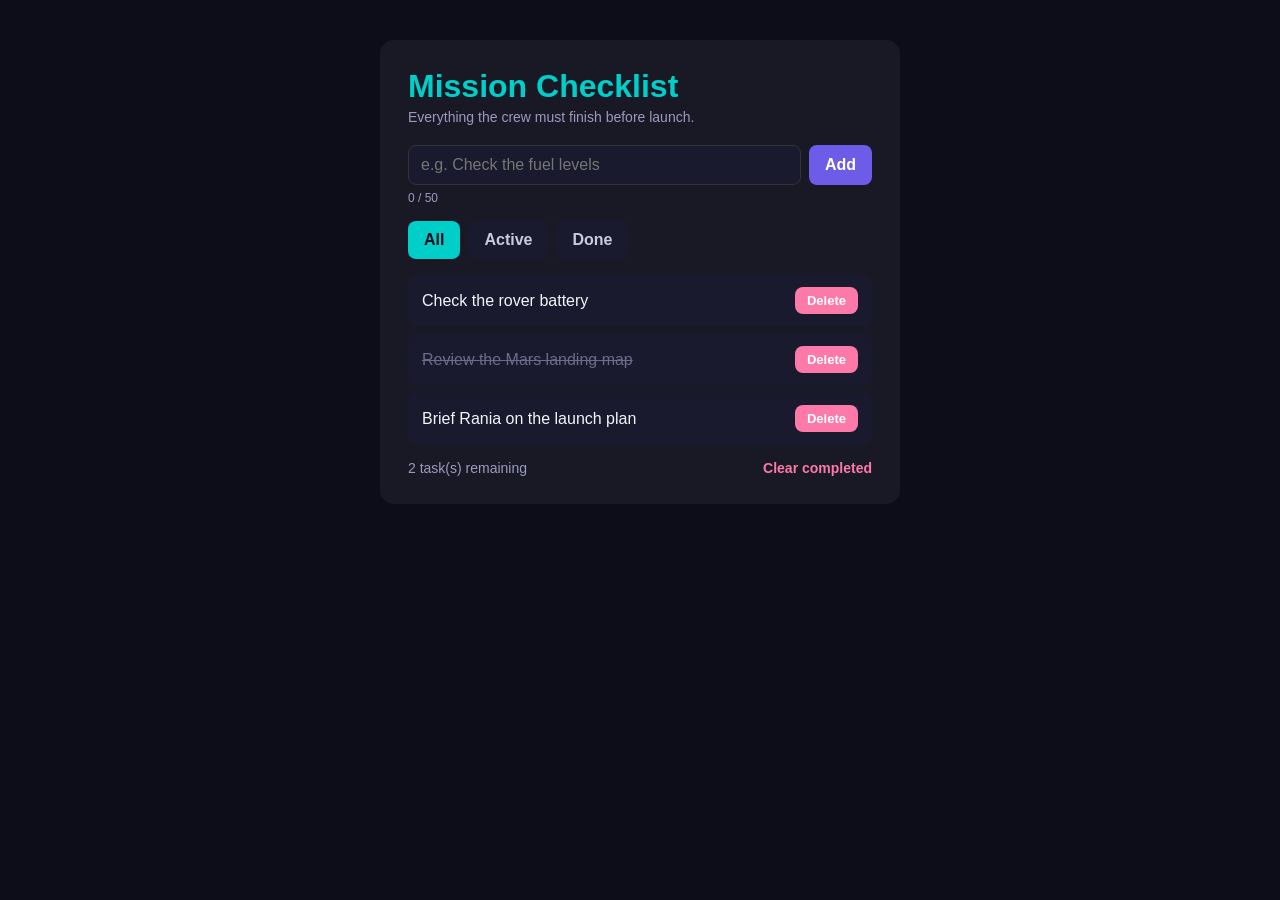
<file: js-dom/index.html>
<!DOCTYPE html>
<html lang="en">
<head>
  <meta charset="UTF-8">
  <meta name="viewport" content="width=device-width, initial-scale=1.0">
  <title>Mission Checklist</title>

  <!-- The styling is already done for you. Your job is the JavaScript.
       Notice the classes .done, .hidden, and .active below:
       your code will add and remove them with classList. -->
  <style>
    * { margin: 0; padding: 0; box-sizing: border-box; }
    body { font-family: 'Segoe UI', Arial, sans-serif; background: #0d0d1a; color: #f4f4f8; padding: 40px 16px; }
    .app { max-width: 520px; margin: 0 auto; background: rgba(255,255,255,0.05); border-radius: 14px; padding: 28px; }
    h1 { color: #00CEC9; margin-bottom: 4px; }
    .subtitle { color: #9a9ac0; margin-bottom: 20px; font-size: 14px; }
    form { display: flex; gap: 8px; margin-bottom: 6px; }
    input { flex: 1; padding: 10px 12px; border-radius: 8px; border: 1px solid #333; background: #1a1a2e; color: #fff; font: inherit; }
    button { padding: 10px 16px; border: none; border-radius: 8px; cursor: pointer; font: inherit; font-weight: 600; }
    #task-form button { background: #6C5CE7; color: #fff; }
    #char-count { font-size: 12px; color: #9a9ac0; margin-bottom: 16px; }
    .filters { display: flex; gap: 8px; margin-bottom: 16px; }
    .filter-btn { background: #1a1a2e; color: #c9c9e0; }
    .filter-btn.active { background: #00CEC9; color: #0d0d1a; }
    ul { list-style: none; }
    li { display: flex; justify-content: space-between; align-items: center; background: #1a1a2e; padding: 12px 14px; border-radius: 8px; margin-bottom: 8px; }
    .task-text { cursor: pointer; flex: 1; }
    li.done .task-text { text-decoration: line-through; color: #6b6b8a; }
    .delete-btn { background: #FD79A8; color: #fff; padding: 6px 12px; font-size: 13px; }
    .footer { display: flex; justify-content: space-between; align-items: center; margin-top: 16px; font-size: 14px; color: #9a9ac0; }
    #clear-done { background: transparent; color: #FD79A8; padding: 0; }
    #empty-msg { text-align: center; color: #6b6b8a; padding: 20px 0; }
    .hidden { display: none; }
  </style>
</head>
<body>

  <div class="app">
    <h1>Mission Checklist</h1>
    <p class="subtitle">Everything the crew must finish before launch.</p>

    <!-- Form to add a new task -->
    <form id="task-form">
      <input type="text" id="task-input" placeholder="e.g. Check the fuel levels" maxlength="50">
      <button type="submit">Add</button>
    </form>
    <p id="char-count">0 / 50</p>

    <!-- Filter buttons (used in the BONUS steps).
         data-filter stores which filter each button applies. -->
    <div class="filters">
      <button class="filter-btn active" data-filter="all">All</button>
      <button class="filter-btn" data-filter="active">Active</button>
      <button class="filter-btn" data-filter="done">Done</button>
    </div>

    <!-- EMPTY on purpose: your JavaScript builds the items -->
    <ul id="task-list"></ul>

    <!-- Shown only when there are no tasks at all -->
    <p id="empty-msg" class="hidden">No tasks yet. Add your first mission task.</p>

    <div class="footer">
      <span id="counter">0 task(s) remaining</span>
      <button id="clear-done">Clear completed</button>
    </div>
  </div>

  <!-- Script at the end of body, so all elements exist first -->
  <script src="script.js"></script>

</body>
</html>
</file>
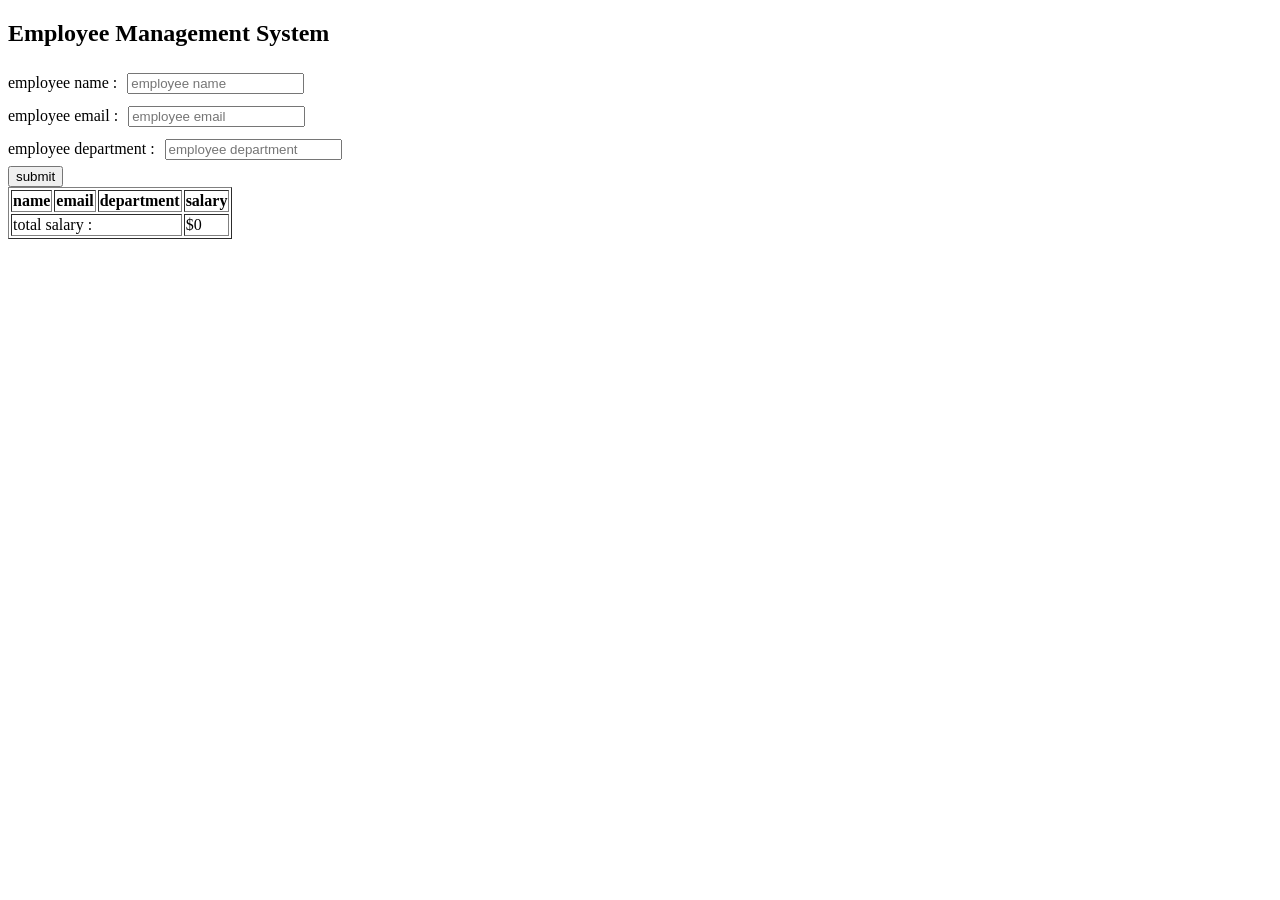
<file: task-29-9/index.html>
<!DOCTYPE html>
<html>
<head>
    <meta charset="UTF-8">
    <title>Employee Management System</title>
    <style>
        input{
            margin:6px;
        }
    </style>
</head>
<body >

    <h2> Employee Management System</h2>

   
    <form id="empForm">
        <label for="#name"> employee name :</label>
        <input type="text" id="name" placeholder="employee name" required>
        <br>
                <label for="#email"> employee email :</label>
        <input type="email" id="email"  placeholder="employee email" required>
        <br>
                <label for="department"> employee department :</label>
      <input type="text" id="department" placeholder="employee department" required>
      <br>
        <button type="button" id="submitbtn">submit</button>
    </form>

   
    <table border="1">
        <thead>
            <tr>
           <th>name</th>
           <th> email</th>
           <th> department</th>
           <th> salary</th>
            </tr>
        </thead>
        <tbody id="employeeTableBody"></tbody>
        <tfoot>
            <tr class="total">
               <td colspan="3"> total salary :</td>
                <td id="totalSalary">$0</td>
            </tr>
        </tfoot>
    </table>
    <script src="script.js"></script>
    </body>
    </html>
</file>
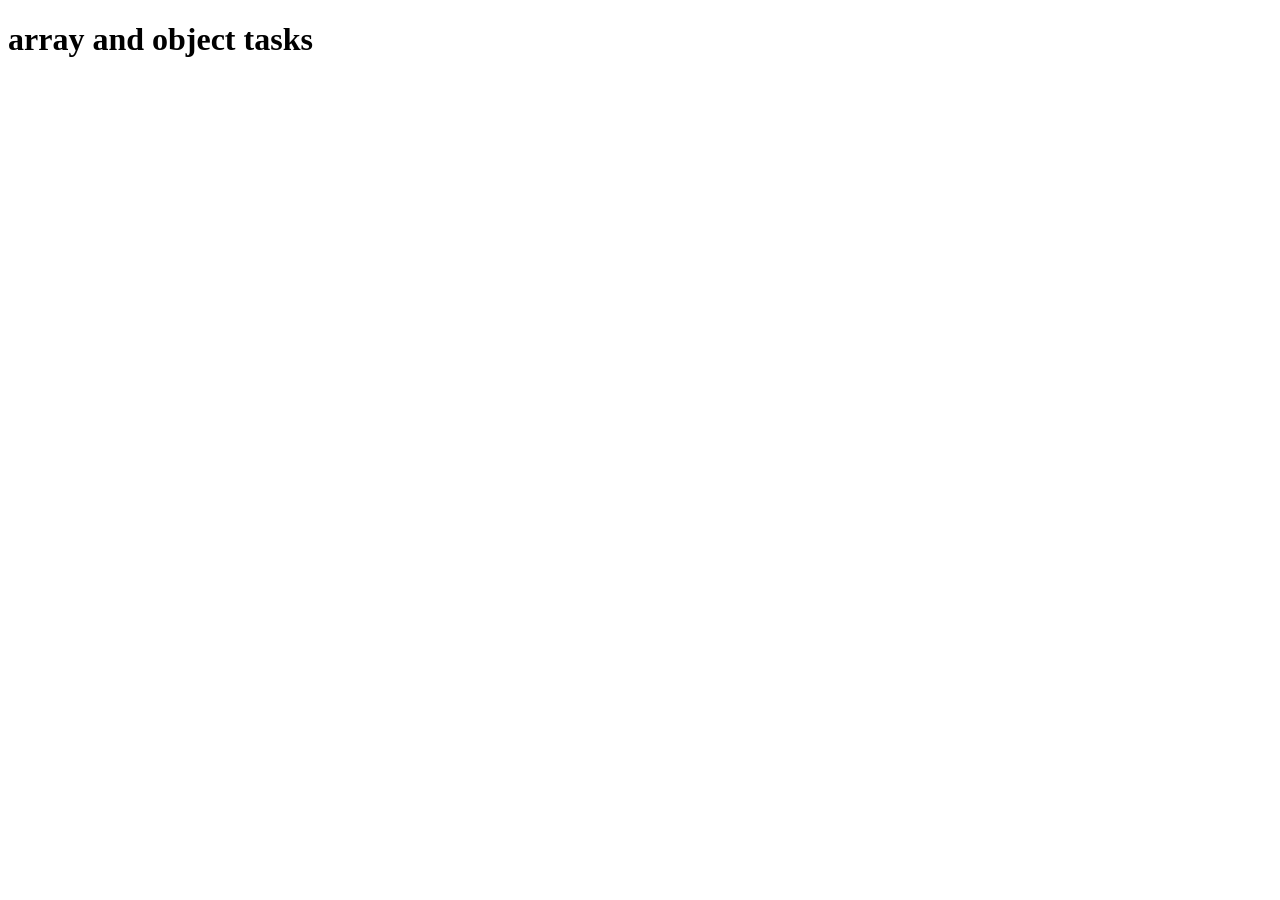
<file: Array-objects/arr.html>
<!DOCTYPE html>
<html lang="en">
<head>
    <meta charset="UTF-8">
    <meta name="viewport" content="width=device-width, initial-scale=1.0">
    <title>Document</title>
</head>
<body>
    <h1>array and object tasks</h1>
    <script src="arr.js"></script>
</body>
</html>
</file>
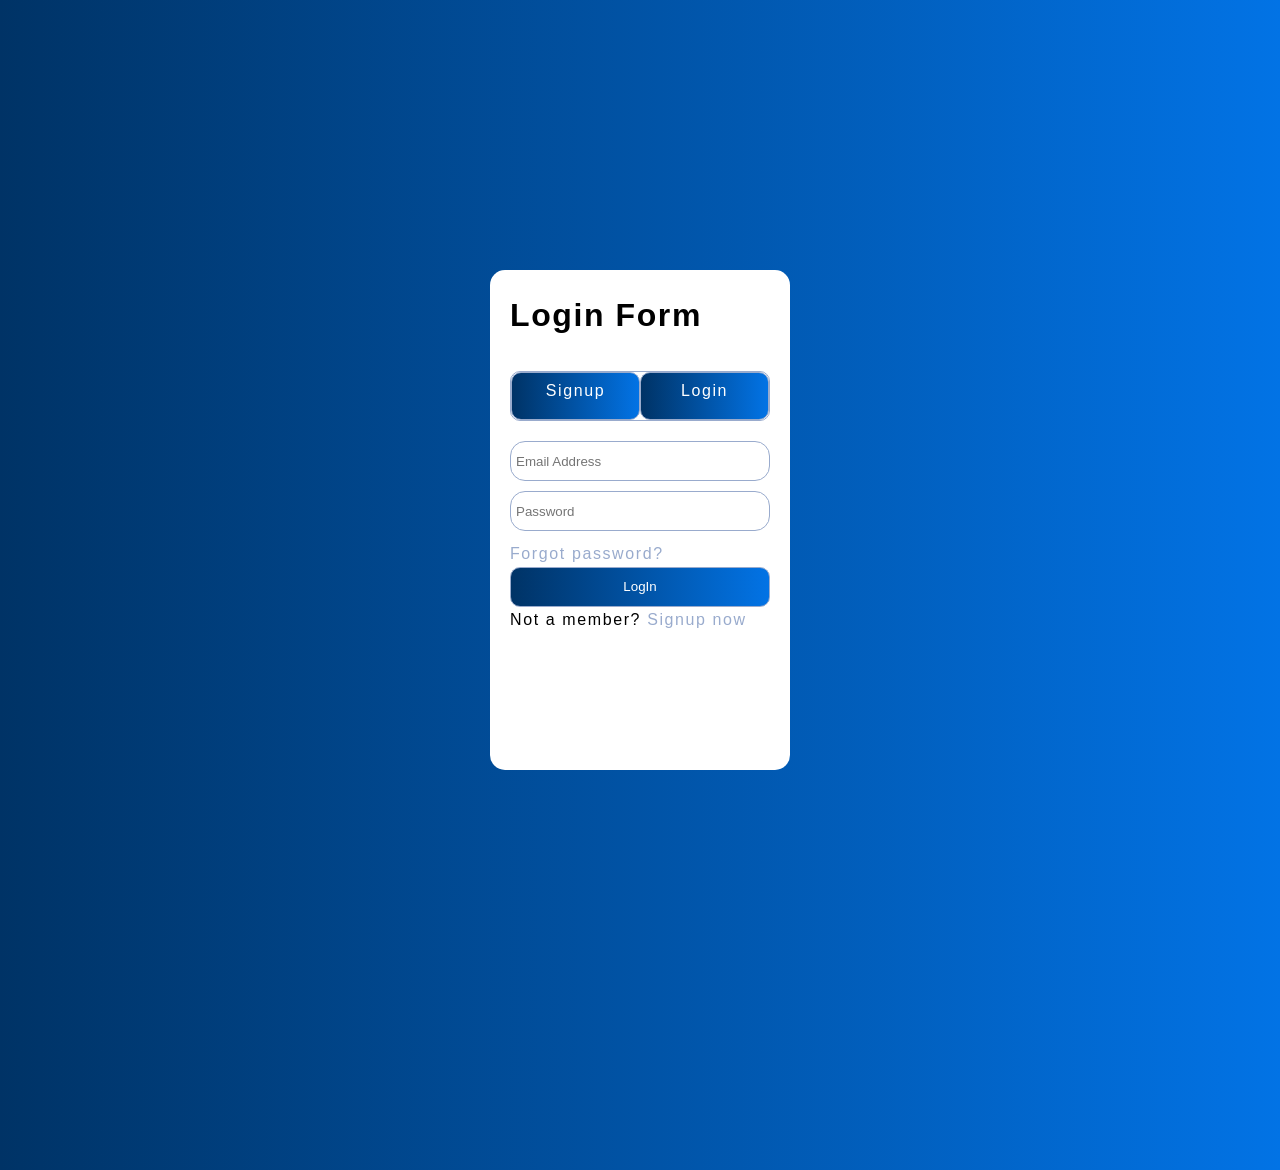
<file: localstorage/admin.html>
<!DOCTYPE html>
<html lang="en">
<head>
    <meta charset="UTF-8">
    <meta name="viewport" content="width=device-width, initial-scale=1.0">
    <title>Admin Dashboard</title>
    <link rel="stylesheet" href="style.css">
</head>
<body>
    <main>
        <div class="form wide" id="admin-dashboard">
            <h1>Admin Dashboard</h1>
            <table>
                <thead>
                    <tr><th>#</th><th>Username</th><th>Email</th><th>Role</th></tr>
                </thead>
                <tbody id="users-table"></tbody>
            </table>
            <button class="btn logout" id="logout-btn">Logout</button>
        </div>
    </main>
    <script src="script.js"></script>
</body>
</html>
</file>
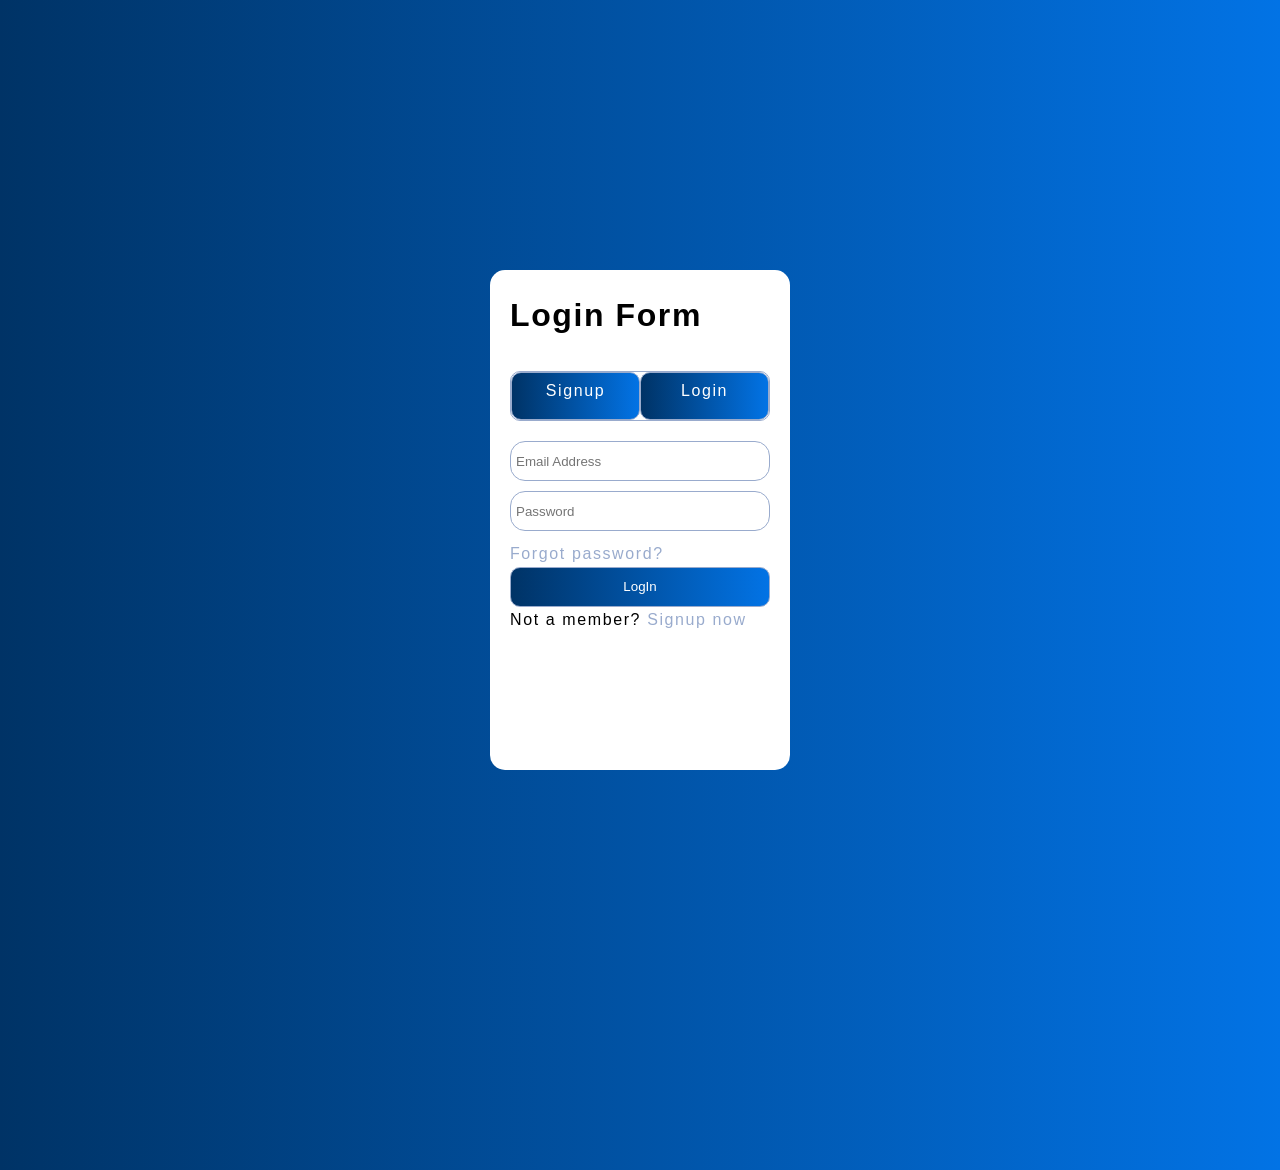
<file: localstorage/dashboard.html>
<!DOCTYPE html>
<html lang="en">
<head>
    <meta charset="UTF-8">
    <meta name="viewport" content="width=device-width, initial-scale=1.0">
    <title>Dashboard</title>
    <link rel="stylesheet" href="style.css">
</head>
<body>
    <main>
        <div class="form" id="user-dashboard">
            <h1>Dashboard</h1>
            <div class="info">
                <p><b>Username:</b> <span id="d-username"></span></p>
                <p><b>Email:</b> <span id="d-email"></span></p>
                <p><b>Role:</b> <span id="d-role"></span></p>
            </div>
            <button class="btn logout" id="logout-btn">Logout</button>
        </div>
    </main>
    <script src="script.js"></script>
</body>
</html>
</file>
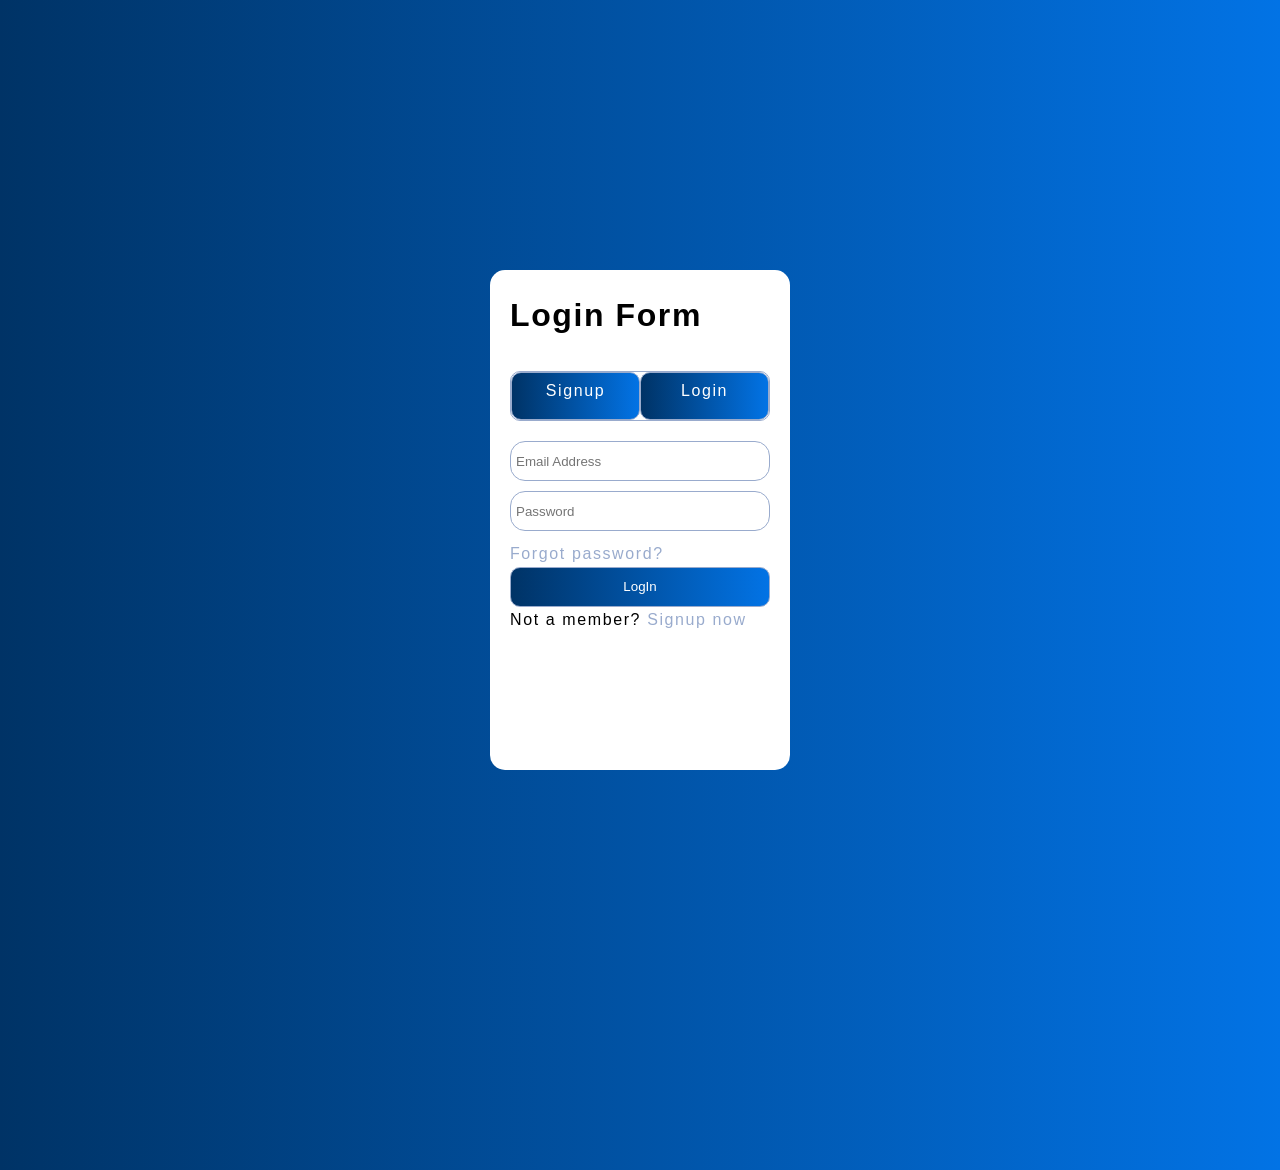
<file: localstorage/login.html>
<!DOCTYPE html>
<html lang="en">
<head>
    <meta charset="UTF-8">
    <meta name="viewport" content="width=device-width, initial-scale=1.0">
    <title>Login</title>
    <link rel="stylesheet" href="style.css">
</head>
<body>
    <main>
        <div class="form container">
            <h1 id="title">Login Form</h1>

            <div class="tabs" id="tabs">
                <a href="signup.html" class="btn">Signup</a>                
                <a href="login.html" class="btn">Login</a>                
            </div>

            <div id="loginFileds" class="login-fields">
                <div class="input-box">
                    <input type="email" placeholder="Email Address" id="email" required>
                </div>
                <div class="input-box">
                    <input type="password" placeholder="Password" id="password" required>
                </div>

                <a href="#" id="forgot-password" class="forgot-link">Forgot password?</a>

                <div>
                    <button class="btn submit-btn" id="submit-btn">LogIn</button>
                </div>

                <p class="signup-note">
                    Not a member? <a href="signup.html" id="signup-now">Signup now</a>
                </p>
            </div>
        </div> 
    </main>   

    <script src="script.js"></script>    
</body>
</html>
</file>
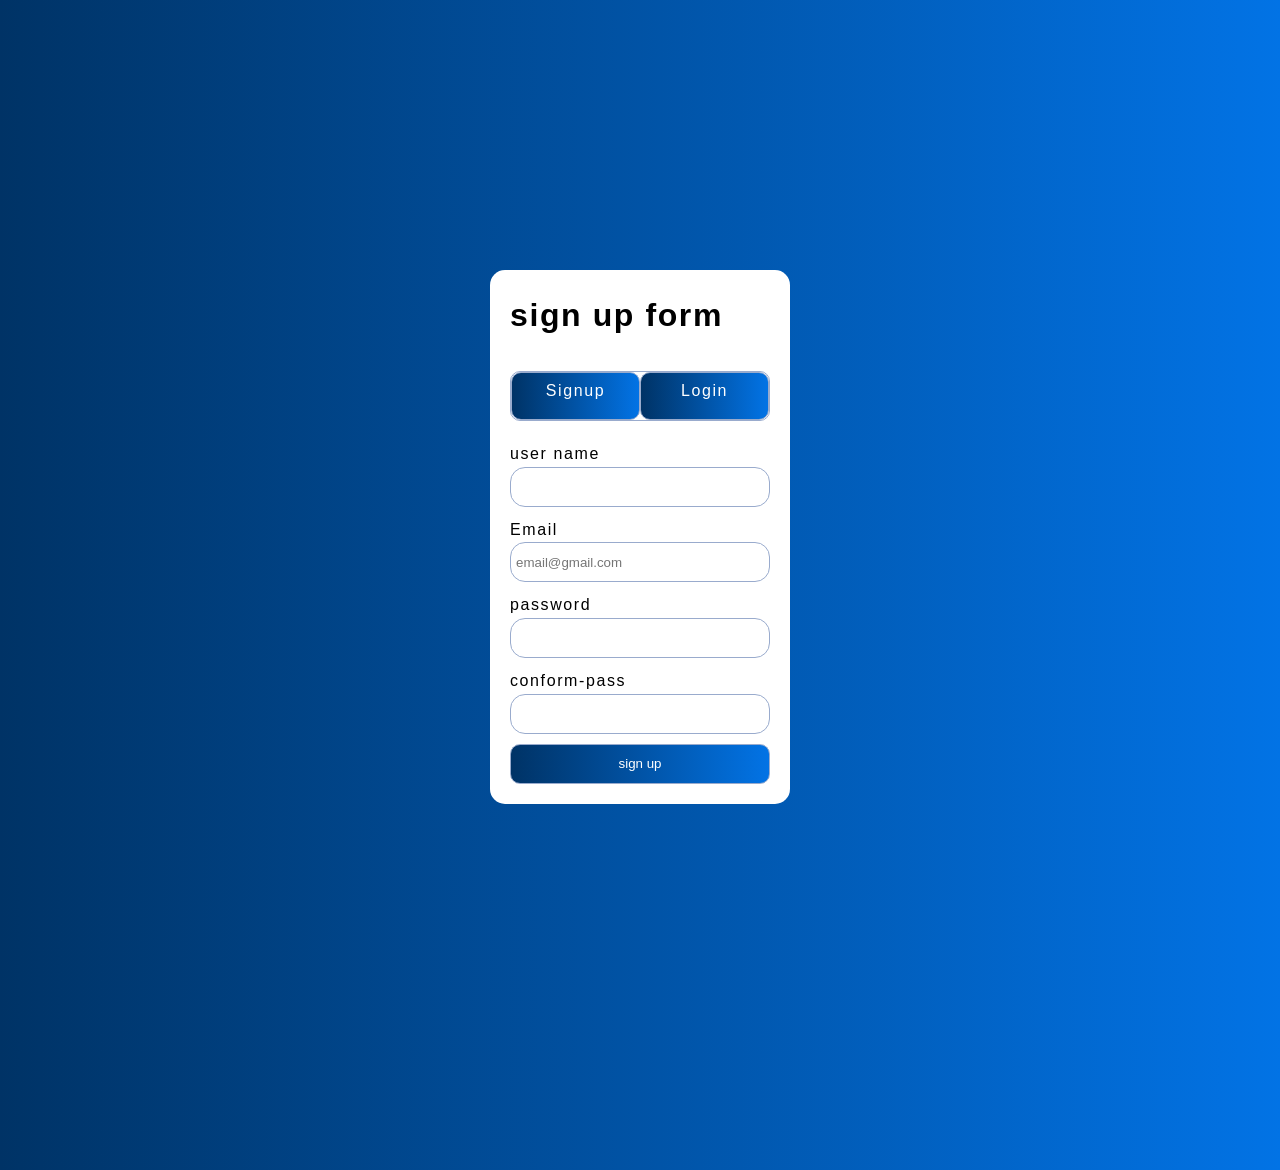
<file: localstorage/signup.html>
<!DOCTYPE html>
<html lang="en">
<head>
    <meta charset="UTF-8">
    <meta name="viewport" content="width=device-width, initial-scale=1.0">
    <title>sign up</title>
    <link rel="stylesheet" href="style.css">
</head>
<body>
    <main>
        <div class="form sign-up">
            <h1>sign up form</h1>

            
            <div class="tabs" id="tabs">
                <a href="signup.html" class="btn">Signup</a>                
                <a href="login.html" class="btn">Login</a>                
            </div>


            <form class=" form-sign-up">

                <label for="user name">user name
                    <input type="text" name="user name" id="user-name" >
                </label><br>

                <label for="Email">Email
                    <input type="email" name="Email" placeholder="email@gmail.com" id="Email" required>
                </label><br>

                <label for="password">password
                    <input type="password" name="password" id="password" required>
                </label><br>

                <label for="conform-pass">conform-pass
                    <input type="password" name="conform-pass" id="conform-pass" required>
                </label><br>

                <button class=" btn sign-btn">sign up</button>

            </form>
        </div>
    </main>

    <script src="script.js"></script>    



</body>
</html>
</file>
<file: localstorage/style.css>
*{
    margin: 0;
    padding: 0;
    box-sizing: border-box;
}
body{
    background: linear-gradient(to right,#003366,#0273e5);
    height: 100vh;
    font-family: 'Segoe UI', Arial, Geneva, Verdana, sans-serif;
    font-size: 16px;
    line-height: 1.6;
    letter-spacing: 0.1em;
}

.form{
    padding: 20px;
    background: #fff;
    border-radius: 15px;
    min-height:500px;
    min-width:300px;
    width:300px;
    margin: 30vh auto;
    display:flex;
    flex-direction: column;
    gap: 20px;
}
h1{
    margin-bottom: 10px;
}
.tabs{
    display: flex;
    border-radius: 10px;
    border: #99abcd 1px solid;
}

a.btn{
    display: inline-block;
    text-align: center;
}
.btn{
    padding: 5px;
    color: #fff;
    background: linear-gradient(to right,#003366,#0273e5);
    width:100%;
    border-radius: 10px;
    border: #99abcd 1px solid;
    height: 3em ;

    

    /* margin-top: 10px;
    margin-bottom: 10px; */

}
input{
    width:100%;
    height: 3em;
    color: #000;
    border: #99abcd 1px solid;
    border-radius: 15px;
    margin-bottom: 10px;
    /* margin-top: 5px; */
    padding: 5px;

}
a{
    color:#99abcd;
    text-decoration: none;

}



/* dashboard / admin */
.info p{ margin-bottom: 8px; }
.logout{ cursor: pointer; }
table{ width:100%; border-collapse: collapse; font-size: 14px; }
th, td{ border: 1px solid #99abcd; padding: 6px; text-align: left; word-break: break-all; }
.wide{ width: 700px; max-width: 95%; }
</file>
